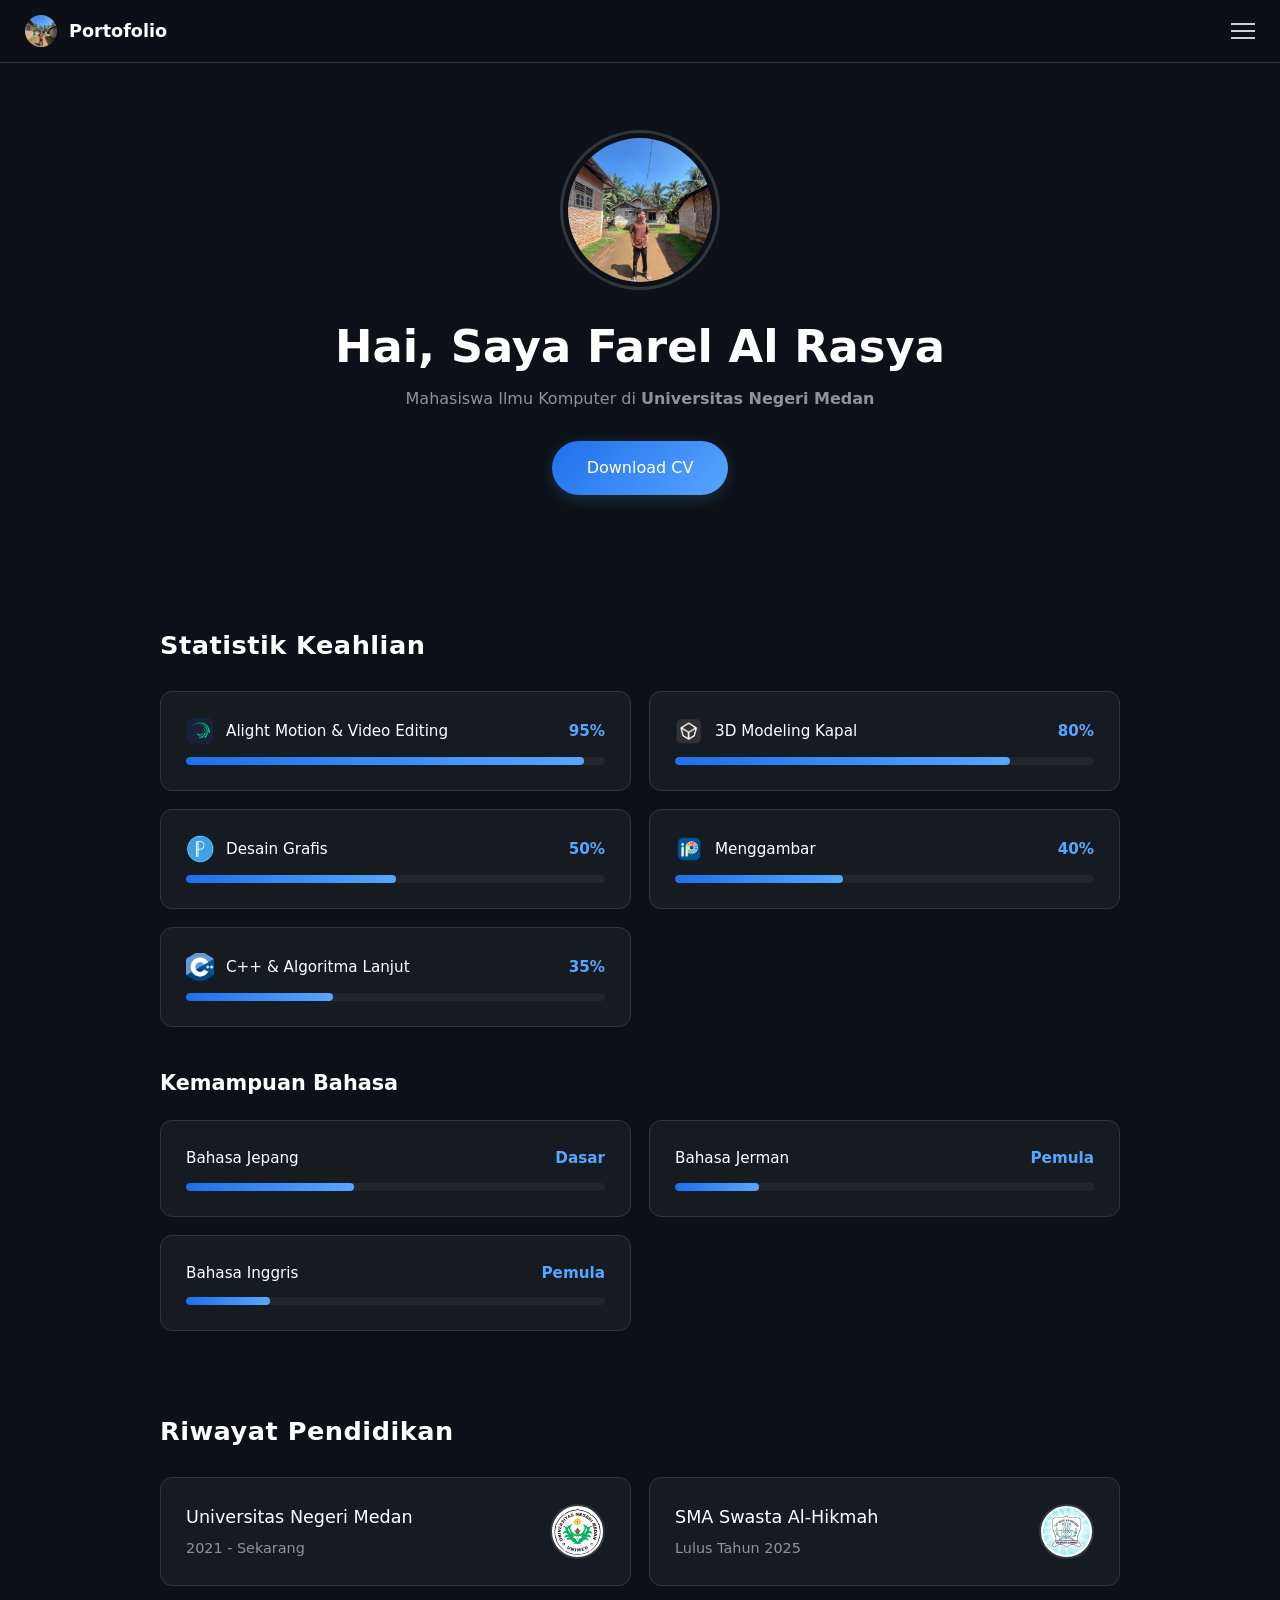
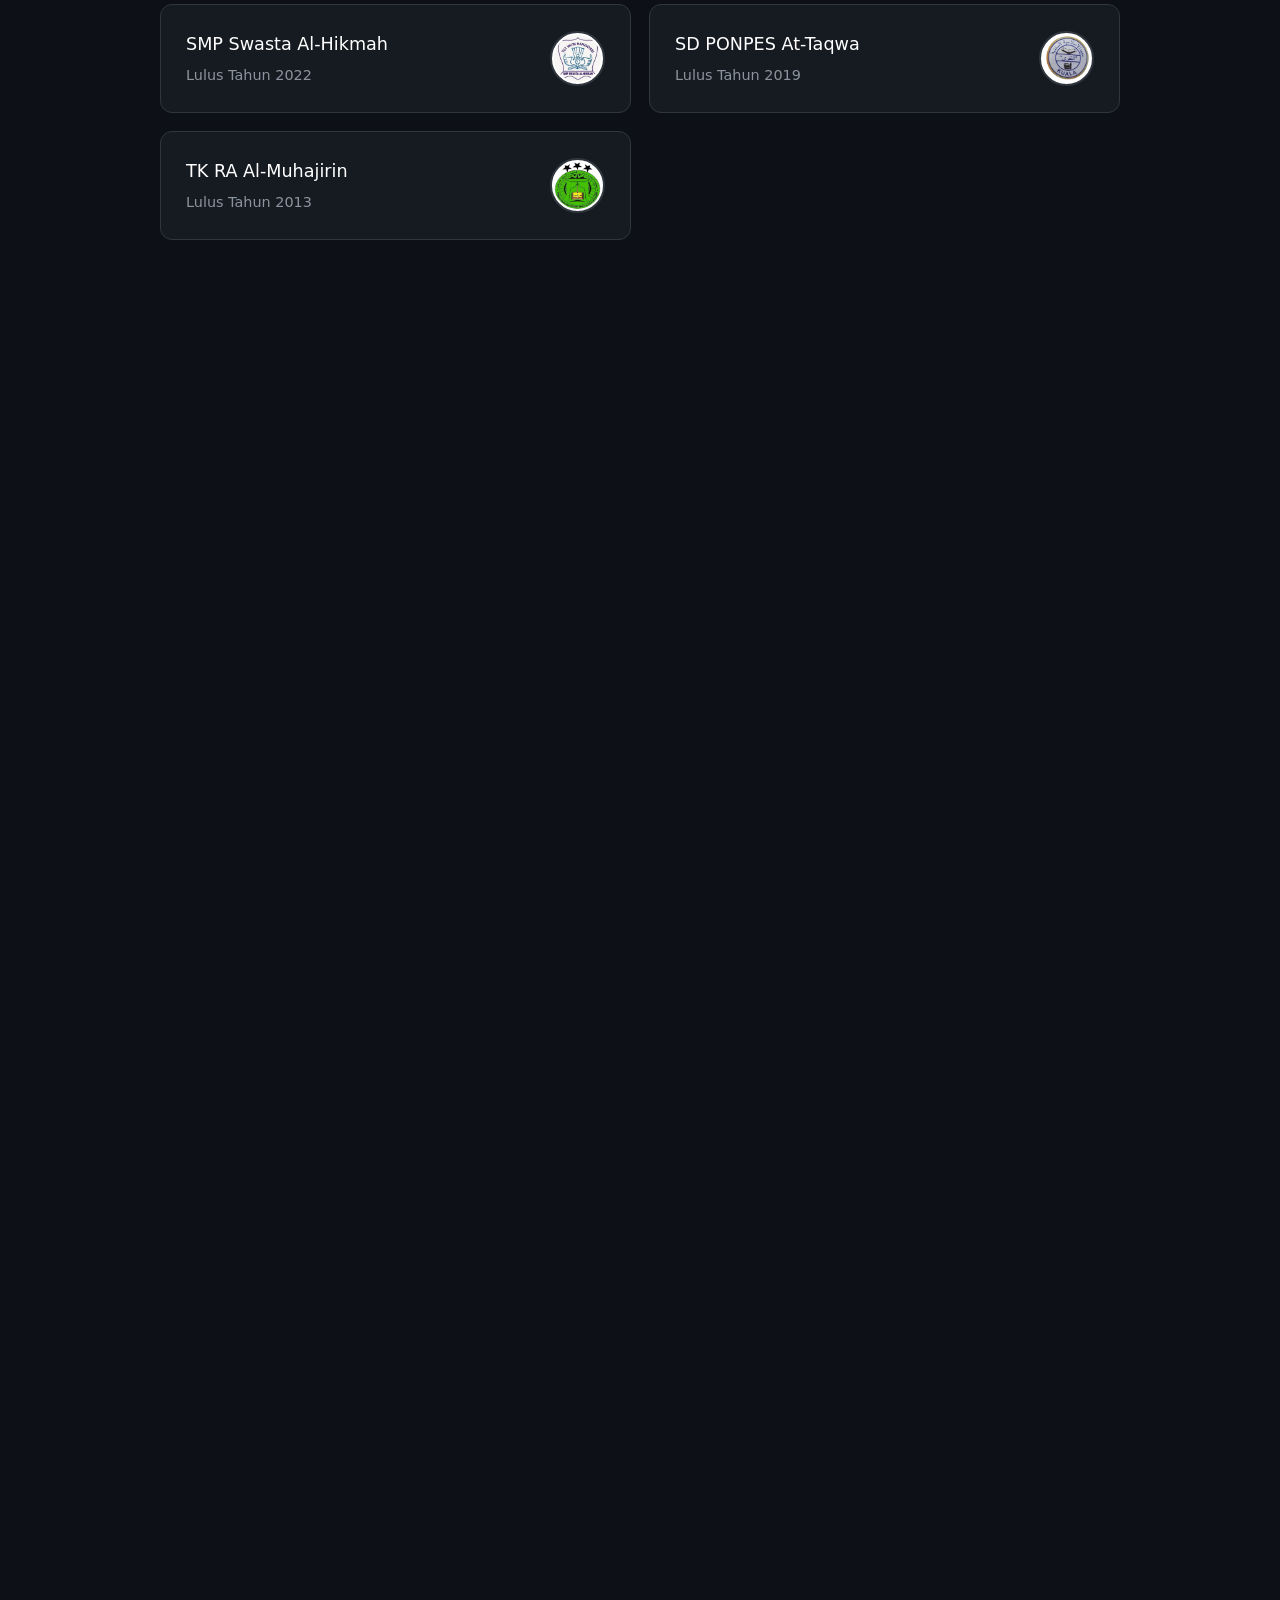
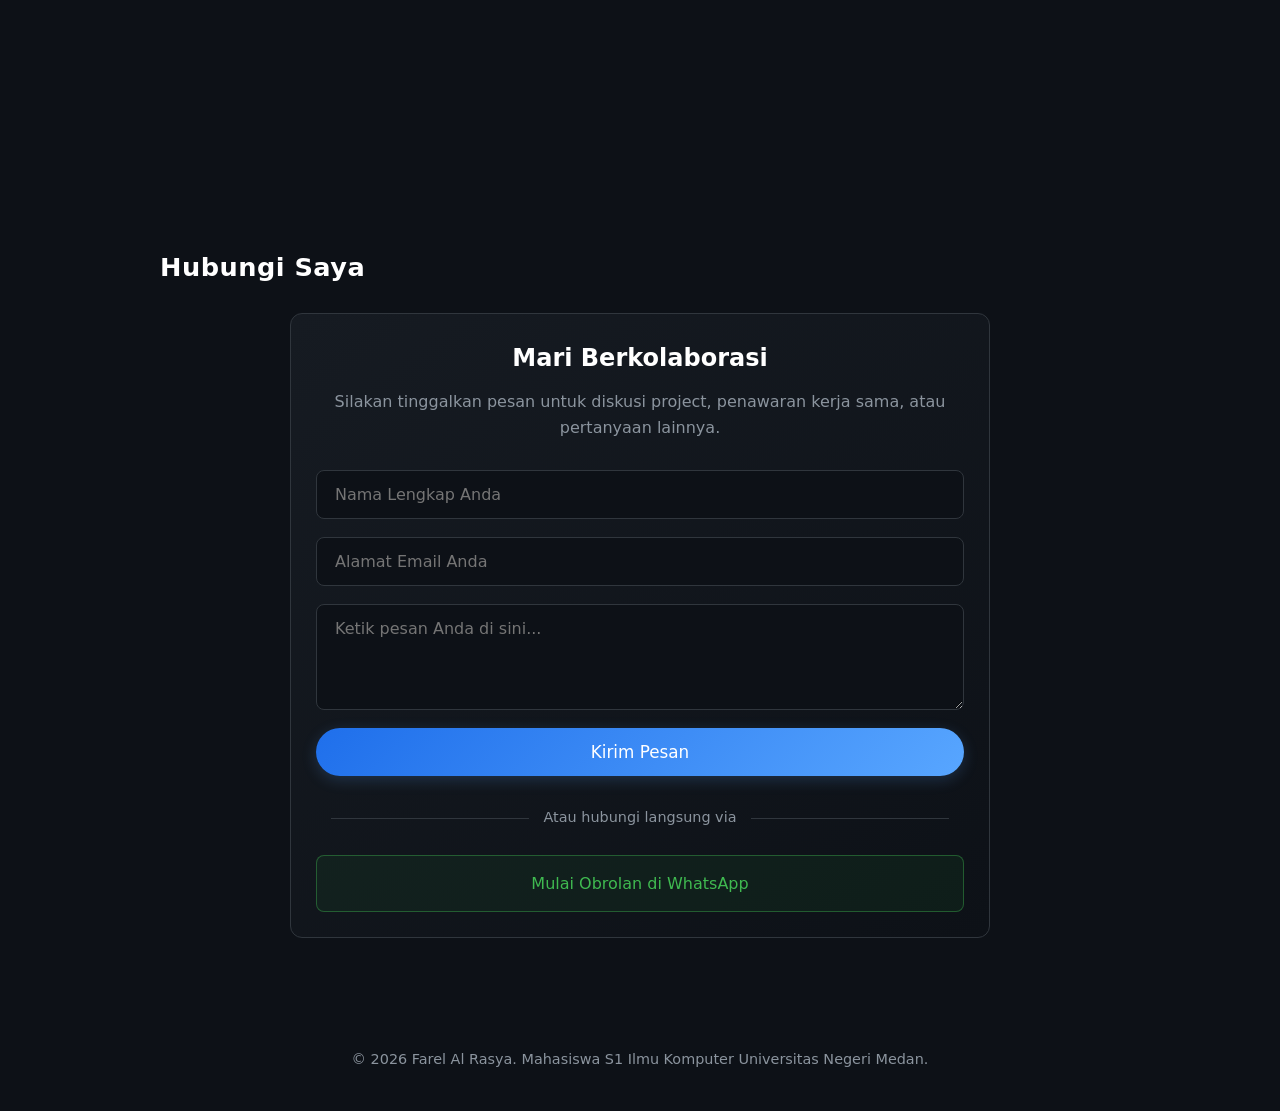
<file: index.html>
<!DOCTYPE html>
<html lang="id">
<head>
    <meta charset="UTF-8">
    <meta name="viewport" content="width=device-width, initial-scale=1.0">
    <title>Portofolio | Farel Al Rasya</title>
    <!-- Memanggil file CSS yang dipisah -->
    <link rel="stylesheet" href="style.css">
</head>
<body>

    <!-- NAVBAR -->
    <nav>
        <div class="nav-title">
            <img src="foto3.png" alt="Profil">
            Portofolio
        </div>
        
        <div class="hamburger" id="hamburger">
            <span></span><span></span><span></span>
        </div>
        
        <div class="menu" id="menu">
            <!-- WIDGET GOOGLE TRANSLATE (10 Bahasa) -->
            <div class="fitur-bahasa">
                <span>Pilih Bahasa:</span>
                <div id="google_translate_element"></div>
            </div>
            
            <a href="#beranda">Beranda</a>
            <a href="#skill">Skill</a>
            <a href="#pendidikan">Pendidikan</a>
            <a href="#pengalaman">Pengalaman</a>
            <a href="#project">Project</a>
            <a href="#kontak">Kontak</a>
        </div>
    </nav>

    <div class="container">
        
        <!-- BERANDA -->
        <section id="beranda" class="hero reveal">
            <img src="foto3.png" alt="Farel Al Rasya" class="profil">
            <h1>Hai, Saya Farel Al Rasya</h1>
            <p>Mahasiswa Ilmu Komputer di <strong>Universitas Negeri Medan</strong></p>
            <a href="cvfarel.pdf" download="cvfarel.pdf" class="btn-cv">Download CV</a>
        </section>

        <!-- STATISTIK SKILL -->
        <section id="skill">
            <h1 class="section-title reveal">Statistik Keahlian</h1>
            
            <div class="grid-layout">
                <div class="kartu reveal">
                    <div class="skill-info">
                        <div class="skill-label"><img src="alightmotion.png" alt="AM" class="skill-ikon"> Alight Motion & Video Editing</div>
                        <span class="skill-persen">95%</span>
                    </div>
                    <div class="bar-bg"><div class="bar-fill" data-width="95%"></div></div>
                </div>

                <div class="kartu reveal">
                    <div class="skill-info">
                        <div class="skill-label"><img src="3dmodeling.png" alt="3D" class="skill-ikon"> 3D Modeling Kapal</div>
                        <span class="skill-persen">80%</span>
                    </div>
                    <div class="bar-bg"><div class="bar-fill" data-width="80%"></div></div>
                </div>

                <div class="kartu reveal">
                    <div class="skill-info">
                        <div class="skill-label"><img src="pixellab.png" alt="Desain" class="skill-ikon"> Desain Grafis</div>
                        <span class="skill-persen">50%</span>
                    </div>
                    <div class="bar-bg"><div class="bar-fill" data-width="50%"></div></div>
                </div>

                <div class="kartu reveal">
                    <div class="skill-info">
                        <div class="skill-label"><img src="ibispaint.png" alt="Gambar" class="skill-ikon"> Menggambar</div>
                        <span class="skill-persen">40%</span>
                    </div>
                    <div class="bar-bg"><div class="bar-fill" data-width="40%"></div></div>
                </div>

                <div class="kartu reveal">
                    <div class="skill-info">
                        <div class="skill-label"><img src="cpp.png" alt="C++" class="skill-ikon"> C++ & Algoritma Lanjut</div>
                        <span class="skill-persen">35%</span>
                    </div>
                    <div class="bar-bg"><div class="bar-fill" data-width="35%"></div></div>
                </div>
            </div>

            <!-- KEMAMPUAN BAHASA ASING -->
            <h1 class="sub-title reveal">Kemampuan Bahasa</h1>
            <div class="grid-layout">
                
                <div class="kartu reveal">
                    <div class="skill-info">
                        <div class="skill-label">Bahasa Jepang</div>
                        <span class="skill-persen">Dasar</span>
                    </div>
                    <div class="bar-bg"><div class="bar-fill" data-width="40%"></div></div>
                </div>

                <div class="kartu reveal">
                    <div class="skill-info">
                        <div class="skill-label">Bahasa Jerman</div>
                        <span class="skill-persen">Pemula</span>
                    </div>
                    <div class="bar-bg"><div class="bar-fill" data-width="20%"></div></div>
                </div>
                
                <div class="kartu reveal">
                    <div class="skill-info">
                        <div class="skill-label">Bahasa Inggris</div>
                        <span class="skill-persen">Pemula</span>
                    </div>
                    <div class="bar-bg"><div class="bar-fill" data-width="20%"></div></div>
                </div>

            </div>
        </section>

        <!-- PENDIDIKAN -->
        <section id="pendidikan">
            <h1 class="section-title reveal">Riwayat Pendidikan</h1>
            
            <div class="grid-layout">
                <div class="kartu pendidikan-item reveal">
                    <div class="pendidikan-teks">
                        <h3>Universitas Negeri Medan</h3>
                        <p>2021 - Sekarang</p>
                    </div>
                    <img src="unimed.png" alt="Logo Unimed" class="logo-sekolah">
                </div>
                
                <div class="kartu pendidikan-item reveal">
                    <div class="pendidikan-teks">
                        <h3>SMA Swasta Al-Hikmah</h3>
                        <p>Lulus Tahun 2025</p>
                    </div>
                    <img src="smaalhikmah.png" alt="Logo SMA" class="logo-sekolah">
                </div>
                
                <div class="kartu pendidikan-item reveal">
                    <div class="pendidikan-teks">
                        <h3>SMP Swasta Al-Hikmah</h3>
                        <p>Lulus Tahun 2022</p>
                    </div>
                    <img src="smpalhikmah.png" alt="Logo SMP" class="logo-sekolah">
                </div>
                
                <div class="kartu pendidikan-item reveal">
                    <div class="pendidikan-teks">
                        <h3>SD PONPES At-Taqwa</h3>
                        <p>Lulus Tahun 2019</p>
                    </div>
                    <img src="attawqa.png" alt="Logo SD" class="logo-sekolah">
                </div>
                
                <div class="kartu pendidikan-item reveal">
                    <div class="pendidikan-teks">
                        <h3>TK RA Al-Muhajirin</h3>
                        <p>Lulus Tahun 2013</p>
                    </div>
                    <img src="almuhajirin.png" alt="Logo TK" class="logo-sekolah">
                </div>
            </div>
        </section>

        <!-- PENGALAMAN -->
        <section id="pengalaman">
            <h1 class="section-title reveal">Pengalaman </h1>
            
            <div class="grid-layout">
                <div class="kartu reveal">
                    <h3 class="teks-judul">Seller Jual Beli Akun Game Digital</h3>
                    <img src="seller.png" alt="Dokumentasi Bisnis Akun Game" class="gambar-dokumentasi">
                    <p class="teks-deskripsi">Mengelola bisnis dan transaksi jual beli aset game digital. Berpengalaman dalam melayani pelanggan, menganalisis harga pasar, serta menerapkan prosedur serah terima akun yang aman untuk menghindari risiko penipuan (scam).</p>
                </div>
            </div>
        </section>

        <!-- PROJECT -->
        <section id="project">
            <h1 class="section-title reveal">Portofolio Project</h1>
            <div class="grid-layout">
                
                <div class="kartu reveal">
                    <h3 class="teks-judul">Web Zero Matriks</h3>
                    <img src="zeromatriks.png" alt="Project Zero Matriks" class="gambar-dokumentasi">
                    <p class="teks-deskripsi">Pengembangan antarmuka website yang berfokus pada efisiensi kalkulasi matriks dengan visualisasi yang mudah dipahami.</p>
                </div>
                
                <div class="kartu reveal">
                    <h3 class="teks-judul">3D Model Kapal Perang</h3>
                    <img src="aircraft.png" alt="Project 3D Kapal" class="gambar-dokumentasi">
                    <p class="teks-deskripsi">Perancangan blueprint dan pemodelan tiga dimensi aset kapal militer dengan presisi tinggi dan struktur yang fungsional.</p>
                </div>
                
                <div class="kartu reveal">
                    <h3 class="teks-judul">Motion Graphic & Editing Video</h3>
                    <img src="editing.png" alt="Project Video" class="gambar-dokumentasi">
                    <p class="teks-deskripsi">Pembuatan aset visual animasi bergerak dan penyuntingan video yang menarik untuk kebutuhan konten digital dan presentasi.</p>
                </div>

            </div>
        </section>

        <!-- KONTAK & FORM -->
        <section id="kontak">
            <h1 class="section-title reveal">Hubungi Saya</h1>
            <div class="kontak-container">
                <div class="kartu kontak-card reveal">
                    <h2>Mari Berkolaborasi</h2>
                    <p>Silakan tinggalkan pesan untuk diskusi project, penawaran kerja sama, atau pertanyaan lainnya.</p>
                    
                    <form action="mailto:necromanbot1@gmail.com" method="POST" enctype="text/plain" class="form-kontak">
                        <input type="text" name="Nama" placeholder="Nama Lengkap Anda" required>
                        <input type="email" name="Email" placeholder="Alamat Email Anda" required>
                        <textarea name="Pesan" placeholder="Ketik pesan Anda di sini..." rows="4" required></textarea>
                        <button type="submit" class="btn-cv btn-kirim">Kirim Pesan</button>
                    </form>

                    <div class="pemisah">Atau hubungi langsung via</div>
                    
                    <a href="https://wa.me/6289530381985" target="_blank" class="btn-kontak btn-wa">
                        Mulai Obrolan di WhatsApp
                    </a>
                </div>
            </div>
        </section>

    </div>

    <!-- COPYRIGHT 2026 -->
    <footer>
        <p>&copy; 2026 Farel Al Rasya. Mahasiswa S1 Ilmu Komputer Universitas Negeri Medan.</p>
    </footer>

    <!-- Memanggil file JavaScript eksternal -->
    <script src="script.js"></script>
    
    <!-- Memanggil Script Google Translate -->
    <script type="text/javascript" src="//translate.google.com/translate_a/element.js?cb=googleTranslateElementInit"></script>

</body>
</html>
</file>
<file: style.css>
/* --- PALET WARNA MODERN (Soft & Natural) --- */
:root {
    --bg-utama: #0d1117; 
    --bg-kartu: #161b22;
    --garis-halus: #30363d;
    --aksen-biru: #58a6ff;
    --teks-primer: #c9d1d9;
    --teks-sekunder: #8b949e;
}

* { margin: 0; padding: 0; box-sizing: border-box; font-family: 'Segoe UI', system-ui, sans-serif; }

html { scroll-behavior: smooth; scroll-padding-top: 90px; }
body { background-color: var(--bg-utama); color: var(--teks-primer); padding-top: 70px; line-height: 1.6; overflow-x: hidden; top: 0 !important; }

/* --- NAVBAR --- */
nav {
    display: flex; justify-content: space-between; align-items: center;
    background-color: rgba(13, 17, 23, 0.85); backdrop-filter: blur(10px); 
    padding: 15px 25px; position: fixed; width: 100%; top: 0; z-index: 1000;
    border-bottom: 1px solid var(--garis-halus);
}
.nav-title { display: flex; align-items: center; gap: 12px; font-size: 1.1rem; font-weight: 600; color: #fff; }
.nav-title img { width: 32px; height: 32px; border-radius: 50%; object-fit: cover; }

.hamburger { display: flex; flex-direction: column; gap: 5px; cursor: pointer; z-index: 1001; }
.hamburger span { width: 24px; height: 2px; background-color: var(--teks-primer); transition: all 0.3s cubic-bezier(0.25, 1, 0.5, 1); }

/* --- ANIMASI MENU & DROPDOWN --- */
.menu {
    position: absolute; top: 75px; right: 20px;
    background-color: var(--bg-kartu); border: 1px solid var(--garis-halus);
    padding: 20px; border-radius: 12px; flex-direction: column; gap: 18px;
    box-shadow: 0 10px 30px rgba(0,0,0,0.5);
    display: flex;
    visibility: hidden; opacity: 0; transform: translateY(-15px);
    transition: all 0.4s cubic-bezier(0.25, 1, 0.5, 1);
}
.menu.aktif { visibility: visible; opacity: 1; transform: translateY(0); }
.menu a { color: var(--teks-primer); text-decoration: none; font-size: 0.95rem; transition: 0.2s; display: block; }
.menu a:hover { color: var(--aksen-biru); transform: translateX(5px); }

/* --- KUSTOMISASI WIDGET GOOGLE TRANSLATE --- */
.fitur-bahasa { border-bottom: 1px solid var(--garis-halus); padding-bottom: 15px; margin-bottom: 5px; }
.fitur-bahasa span { font-size: 0.85rem; color: var(--teks-sekunder); display: block; margin-bottom: 8px; }
#google_translate_element select {
    background-color: var(--bg-utama); color: var(--teks-primer); border: 1px solid var(--garis-halus);
    padding: 8px 10px; border-radius: 6px; font-size: 0.9rem; outline: none; width: 100%; cursor: pointer;
}
.skiptranslate iframe { display: none !important; }

/* --- TATA LETAK UTAMA --- */
.container { max-width: 1000px; margin: 0 auto; padding: 20px; }
section { padding-top: 30px; margin-bottom: 50px; }
h1.section-title { font-size: 1.6rem; margin-bottom: 25px; color: #fff; font-weight: 600; letter-spacing: 0.5px; text-align: center; }
h1.sub-title { font-size: 1.3rem; margin-top: 40px; margin-bottom: 20px; color: #fff; font-weight: 600; text-align: center; }

/* GRID LAYOUT UNTUK LAPTOP */
.grid-layout { display: grid; grid-template-columns: 1fr; gap: 18px; }

@media (min-width: 768px) {
    .grid-layout { grid-template-columns: repeat(2, 1fr); }
    h1.section-title, h1.sub-title { text-align: left; }
    .hero { padding: 40px 0; }
    .hero h1 { font-size: 2.8rem !important; }
}

/* --- GAYA KARTU MODERN --- */
.kartu {
    background-color: var(--bg-kartu); border: 1px solid var(--garis-halus); padding: 25px;
    border-radius: 12px; transition: transform 0.4s cubic-bezier(0.25, 1, 0.5, 1), border-color 0.4s ease, box-shadow 0.4s ease;
    height: 100%; display: flex; flex-direction: column; justify-content: flex-start;
}
.kartu:hover { transform: translateY(-5px); border-color: #4b5563; box-shadow: 0 12px 25px rgba(0, 0, 0, 0.3); }

/* --- CLASS REVEAL (ANIMASI SCROLL) --- */
.reveal { opacity: 0; transform: translateY(30px); transition: all 0.8s cubic-bezier(0.25, 1, 0.5, 1); }
.reveal.muncul { opacity: 1; transform: translateY(0); }

/* --- HERO (BERANDA) --- */
.hero { text-align: center; margin-bottom: 60px; }
.hero img.profil { width: 160px; height: 160px; border-radius: 50%; border: 3px solid var(--garis-halus); margin-bottom: 20px; object-fit: cover; padding: 5px; }
.hero h1 { font-size: 2rem; color: #fff; line-height: 1.3; margin-bottom: 10px; transition: 0.3s; }
.hero p { font-size: 1rem; color: var(--teks-sekunder); margin-bottom: 30px; }
.btn-cv { 
    background: linear-gradient(135deg, #1f6feb, #58a6ff); color: #fff; padding: 14px 35px; border-radius: 30px; 
    text-decoration: none; font-size: 1rem; font-weight: 500; display: inline-block; transition: 0.3s; 
    box-shadow: 0 4px 15px rgba(88, 166, 255, 0.2); border: none; cursor: pointer;
}
.btn-cv:hover { box-shadow: 0 6px 20px rgba(88, 166, 255, 0.4); transform: translateY(-3px) scale(1.02); }

/* --- STATISTIK SKILL --- */
.skill-info { display: flex; justify-content: space-between; align-items: center; font-size: 0.95rem; margin-bottom: 12px; }
.skill-label { display: flex; align-items: center; gap: 12px; color: #fff; font-weight: 500; }
.skill-ikon { width: 28px; height: 28px; border-radius: 6px; object-fit: cover; }
.skill-persen { color: var(--aksen-biru); font-weight: 600; font-size: 0.95rem; }
.bar-bg { width: 100%; height: 8px; background-color: #21262d; border-radius: 10px; overflow: hidden; }
.bar-fill { 
    height: 100%; border-radius: 10px; background: linear-gradient(90deg, #1f6feb, #58a6ff);
    width: 0%; transition: width 1.5s cubic-bezier(0.25, 1, 0.5, 1);
}

/* --- PENDIDIKAN --- */
.pendidikan-item { display: flex; justify-content: space-between; align-items: center; flex-direction: row; }
.pendidikan-teks h3 { font-size: 1.1rem; color: #fff; font-weight: 500; margin-bottom: 6px; }
.pendidikan-teks p { font-size: 0.9rem; color: var(--teks-sekunder); }
.logo-sekolah { width: 55px; height: 55px; border-radius: 50%; object-fit: cover; background-color: white; padding: 2px; border: 2px solid var(--garis-halus); flex-shrink: 0; }

/* --- PENGALAMAN, PROJECT & FOTO DOKUMENTASI --- */
.teks-judul { font-size: 1.15rem; color: #fff; margin-bottom: 5px; font-weight: 500; }
.gambar-dokumentasi {
    width: 100%; height: 200px; object-fit: cover; border-radius: 8px;
    margin: 15px 0; border: 1px solid var(--garis-halus); transition: 0.3s ease;
}
.kartu:hover .gambar-dokumentasi { border-color: var(--aksen-biru); opacity: 0.9; }
.teks-deskripsi { font-size: 0.95rem; color: var(--teks-sekunder); line-height: 1.6; }

/* --- KONTAK & FORM --- */
.kontak-container { max-width: 700px; margin: 0 auto; } 
.kontak-card { text-align: center; background: linear-gradient(145deg, #161b22, #0d1117); border: 1px solid var(--garis-halus); }
.kontak-card h2 { color: #fff; font-size: 1.5rem; margin-bottom: 12px; }
.kontak-card p { color: var(--teks-sekunder); font-size: 1rem; margin-bottom: 30px; }

.form-kontak { display: flex; flex-direction: column; gap: 18px; margin-bottom: 30px; text-align: left; }
.form-kontak input, .form-kontak textarea {
    width: 100%; padding: 14px 18px; border-radius: 8px; background-color: var(--bg-utama); 
    border: 1px solid var(--garis-halus); color: var(--teks-primer); font-size: 1rem; outline: none; transition: 0.3s;
}
.form-kontak input:focus, .form-kontak textarea:focus { border-color: var(--aksen-biru); box-shadow: 0 0 0 2px rgba(88, 166, 255, 0.2); }
.btn-kirim { width: 100%; text-align: center; font-size: 1.05rem; }

.pemisah { display: flex; align-items: center; text-align: center; color: var(--teks-sekunder); margin-bottom: 25px; font-size: 0.9rem; }
.pemisah::before, .pemisah::after { content: ''; flex: 1; border-bottom: 1px solid var(--garis-halus); margin: 0 15px; }

.btn-kontak { padding: 15px; text-decoration: none; font-size: 1rem; font-weight: 500; border-radius: 8px; transition: 0.3s; display: block; text-align: center; }
.btn-wa { background-color: rgba(35, 134, 54, 0.1); color: #3fb950; border: 1px solid rgba(63, 185, 80, 0.4); }
.btn-wa:hover { background-color: rgba(35, 134, 54, 0.2); transform: translateY(-2px); }

/* --- FOOTER --- */
footer { text-align: center; padding: 40px; font-size: 0.9rem; color: var(--teks-sekunder); }
</file>
